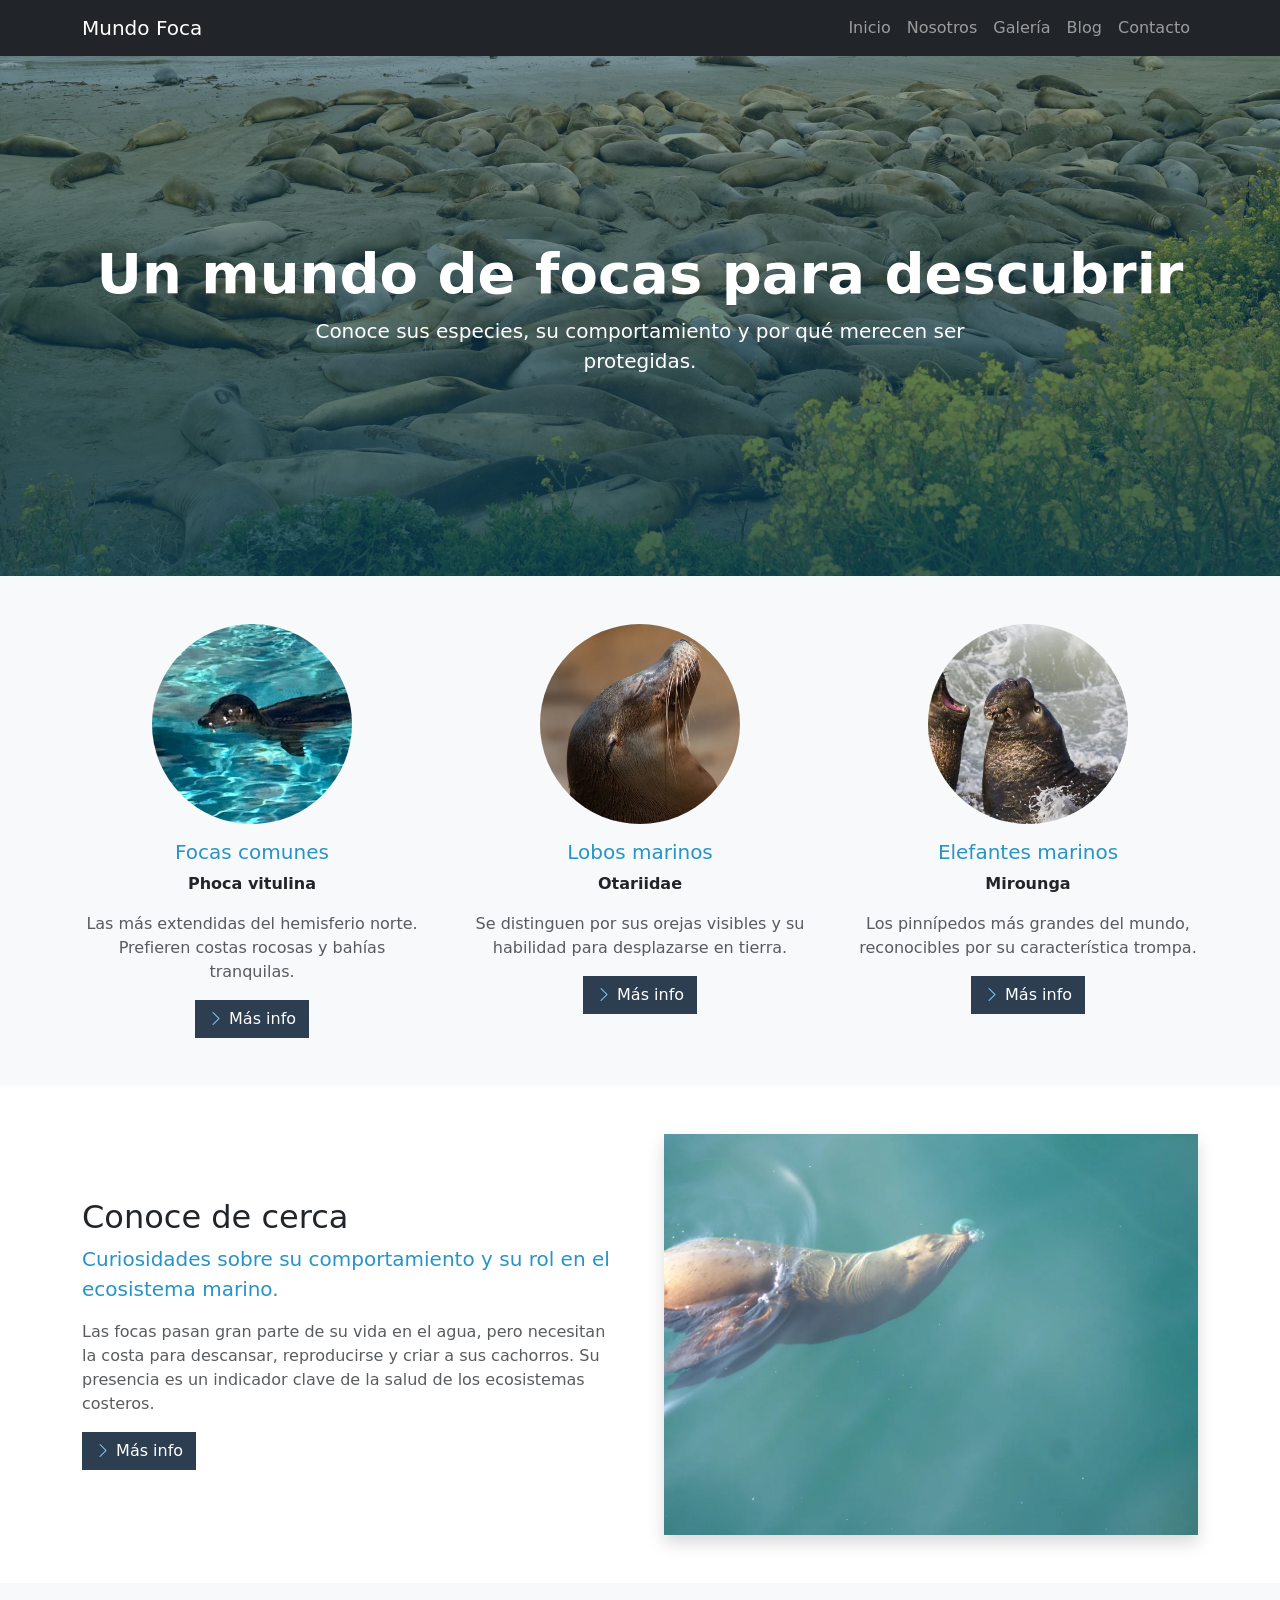
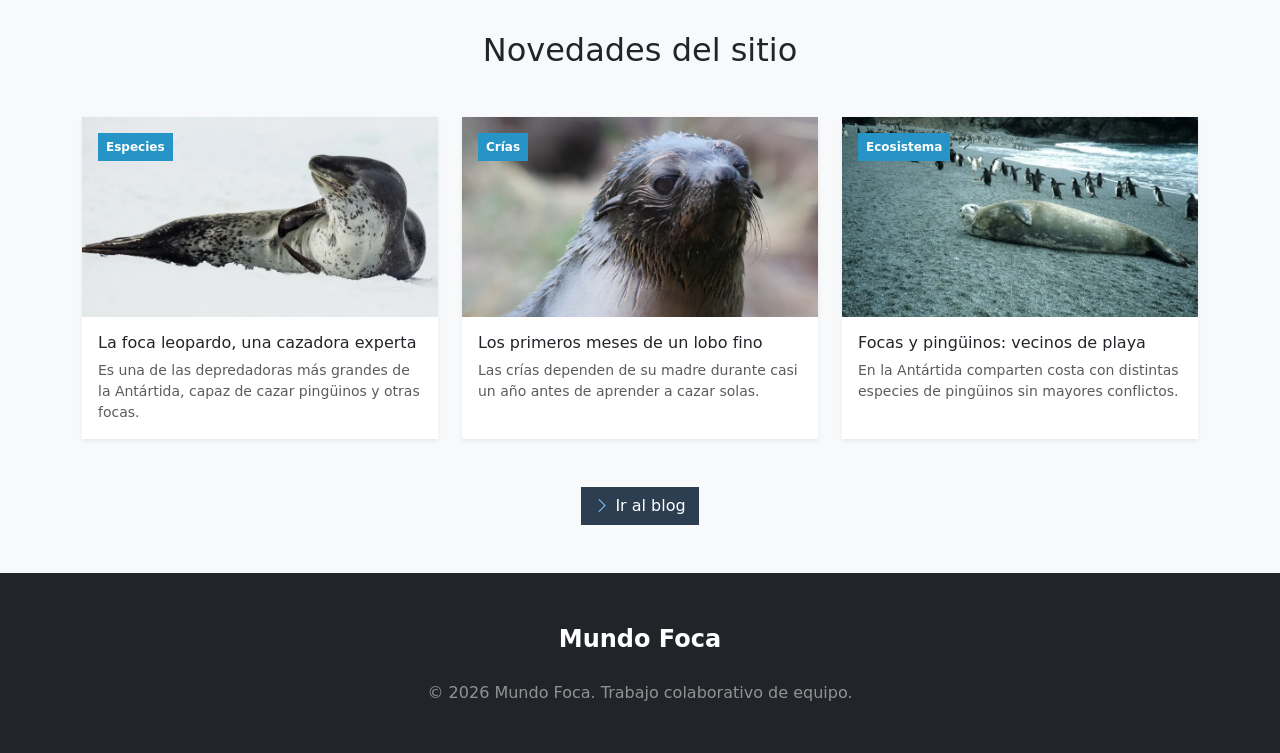
<file: index.html>
<!DOCTYPE html>
<html lang="es-MX">
<head>
    <meta charset="UTF-8" />
    <meta name="viewport" content="width=device-width, initial-scale=1" />
    <meta name="description" content="Página principal de Mundo Foca: descubre el mundo de las focas y accede a las secciones de Nosotros, Galería, Blog y Contacto." />
    <title>Inicio | Mundo Foca</title>
    <link rel="stylesheet" href="https://cdn.jsdelivr.net/npm/bootstrap@5.3.8/dist/css/bootstrap.min.css" />
    <link rel="stylesheet" href="https://cdn.jsdelivr.net/npm/bootstrap-icons@1.13.1/font/bootstrap-icons.min.css" />
    <link rel="stylesheet" href="css/main.css" />
    <link rel="stylesheet" href="css/home.css" />
</head>
<body class="d-flex flex-column min-vh-100">
    <gdps-header></gdps-header>

    <main class="flex-grow-1">
        <section id="home-hero" class="home-hero position-relative d-flex align-items-center text-center text-white overflow-hidden">
            <img src="img/banner-hero.webp"
                 alt=""
                 width="1920"
                 height="960"
                 class="position-absolute top-0 start-0 w-100 h-100 object-fit-cover imagen-fondo"
                 loading="eager" />
            <div class="position-absolute top-0 start-0 w-100 h-100 sombra-oscura imagen-fondo"></div>
            <div class="container position-relative py-5">
                <h1 class="display-4 fw-bold">Un mundo de focas para descubrir</h1>
                <p class="lead col-lg-8 mx-auto">
                    Conoce sus especies, su comportamiento y por qué merecen ser protegidas.
                </p>
            </div>
        </section>

        <section id="home-categorias" class="py-5 bg-light">
            <div class="container">
                <div class="row g-5 text-center">
                    <div class="col-md-4">
                        <img src="img/categoria-foca-comun.webp"
                             alt="Foca común nadando en aguas cristalinas"
                             width="200"
                             height="200"
                             class="rounded-circle mb-3"
                             loading="lazy" />
                        <h3 class="h5 text-brand-primary">Focas comunes</h3>
                        <p class="fw-semibold">Phoca vitulina</p>
                        <p class="text-muted">
                            Las más extendidas del hemisferio norte. Prefieren costas rocosas y bahías tranquilas.
                        </p>
                        <a href="../galeria/galeria.html" class="btn btn-mas-info rounded-0" title="Ver más fotos de focas comunes en la galería">
                            <i class="bi bi-chevron-right text-chevron" aria-hidden="true"></i> Más info
                        </a>
                    </div>
                    <div class="col-md-4">
                        <img src="img/categoria-lobo-marino.webp"
                             alt="Lobo marino mirando hacia arriba"
                             width="200"
                             height="200"
                             class="rounded-circle mb-3"
                             loading="lazy" />
                        <h3 class="h5 text-brand-primary">Lobos marinos</h3>
                        <p class="fw-semibold">Otariidae</p>
                        <p class="text-muted">
                            Se distinguen por sus orejas visibles y su habilidad para desplazarse en tierra.
                        </p>
                        <a href="../galeria/galeria.html" class="btn btn-mas-info rounded-0" title="Ver más fotos de lobos marinos en la galería">
                            <i class="bi bi-chevron-right text-chevron" aria-hidden="true"></i> Más info
                        </a>
                    </div>
                    <div class="col-md-4">
                        <img src="img/categoria-elefante-marino.webp"
                             alt="Dos elefantes marinos frente a frente en la orilla"
                             width="200"
                             height="200"
                             class="rounded-circle mb-3"
                             loading="lazy" />
                        <h3 class="h5 text-brand-primary">Elefantes marinos</h3>
                        <p class="fw-semibold">Mirounga</p>
                        <p class="text-muted">
                            Los pinnípedos más grandes del mundo, reconocibles por su característica trompa.
                        </p>
                        <a href="../galeria/galeria.html" class="btn btn-mas-info rounded-0" title="Ver más fotos de elefantes marinos en la galería">
                            <i class="bi bi-chevron-right text-chevron" aria-hidden="true"></i> Más info
                        </a>
                    </div>
                </div>
            </div>
        </section>

        <section id="home-conocer" class="py-5 bg-white">
            <div class="container">
                <div class="row align-items-center g-5">
                    <div class="col-lg-6">
                        <h2>Conoce de cerca</h2>
                        <p class="text-brand-primary fs-5">
                            Curiosidades sobre su comportamiento y su rol en el ecosistema marino.
                        </p>
                        <p class="text-muted">
                            Las focas pasan gran parte de su vida en el agua, pero necesitan la costa para
                            descansar, reproducirse y criar a sus cachorros. Su presencia es un indicador
                            clave de la salud de los ecosistemas costeros.
                        </p>
                        <a href="../contacto/contacto.html" class="btn btn-mas-info rounded-0" title="Consúltanos sobre este proyecto">
                            <i class="bi bi-chevron-right text-chevron" aria-hidden="true"></i> Más info
                        </a>
                    </div>
                    <div class="col-lg-6">
                        <img src="img/conocer-de-cerca.webp"
                             alt="Foca nadando bajo el agua soltando una burbuja de aire"
                             width="1200"
                             height="900"
                             class="img-fluid rounded-0 shadow"
                             loading="lazy" />
                    </div>
                </div>
            </div>
        </section>

        <section id="home-novedades" class="py-5 bg-light">
            <div class="container">
                <h2 class="text-center mb-5">Novedades del sitio</h2>
                <div class="row g-4">
                    <div class="col-md-4">
                        <div class="card h-100 border-0 shadow-sm hover-lift overflow-hidden">
                            <div class="position-relative">
                                <div class="ratio ratio-16x9">
                                    <img src="img/blog-leopardo.webp"
                                         alt="Foca leopardo recostada sobre la nieve"
                                         width="800"
                                         height="600"
                                         class="object-fit-cover"
                                         loading="lazy" />
                                </div>
                                <span class="badge bg-brand-primary position-absolute top-0 start-0 m-3 p-2">Especies</span>
                            </div>
                            <div class="card-body">
                                <h3 class="h6 card-title">La foca leopardo, una cazadora experta</h3>
                                <p class="card-text text-muted small mb-0">
                                    Es una de las depredadoras más grandes de la Antártida, capaz de cazar pingüinos y otras focas.
                                </p>
                            </div>
                        </div>
                    </div>
                    <div class="col-md-4">
                        <div class="card h-100 border-0 shadow-sm hover-lift overflow-hidden">
                            <div class="position-relative">
                                <div class="ratio ratio-16x9">
                                    <img src="img/blog-lobo-fino.webp"
                                         alt="Cría de lobo fino mirando de cerca a la cámara"
                                         width="800"
                                         height="600"
                                         class="object-fit-cover"
                                         loading="lazy" />
                                </div>
                                <span class="badge bg-brand-primary position-absolute top-0 start-0 m-3 p-2">Crías</span>
                            </div>
                            <div class="card-body">
                                <h3 class="h6 card-title">Los primeros meses de un lobo fino</h3>
                                <p class="card-text text-muted small mb-0">
                                    Las crías dependen de su madre durante casi un año antes de aprender a cazar solas.
                                </p>
                            </div>
                        </div>
                    </div>
                    <div class="col-md-4">
                        <div class="card h-100 border-0 shadow-sm hover-lift overflow-hidden">
                            <div class="position-relative">
                                <div class="ratio ratio-16x9">
                                    <img src="img/blog-weddell.webp"
                                         alt="Foca de Weddell descansando en una playa junto a pingüinos"
                                         width="800"
                                         height="600"
                                         class="object-fit-cover"
                                         loading="lazy" />
                                </div>
                                <span class="badge bg-brand-primary position-absolute top-0 start-0 m-3 p-2">Ecosistema</span>
                            </div>
                            <div class="card-body">
                                <h3 class="h6 card-title">Focas y pingüinos: vecinos de playa</h3>
                                <p class="card-text text-muted small mb-0">
                                    En la Antártida comparten costa con distintas especies de pingüinos sin mayores conflictos.
                                </p>
                            </div>
                        </div>
                    </div>
                </div>
                <div class="text-center mt-5">
                    <a href="../blog/blog.html" class="btn btn-mas-info rounded-0" title="Ver todas las novedades del blog">
                        <i class="bi bi-chevron-right text-chevron" aria-hidden="true"></i> Ir al blog
                    </a>
                </div>
            </div>
        </section>
    </main>

    <gdps-footer></gdps-footer>

    <script src="https://cdn.jsdelivr.net/npm/bootstrap@5.3.8/dist/js/bootstrap.bundle.min.js"></script>
    <script src="js/componentes.js"></script>
    <script src="js/main.js"></script>
</body>
</html>
</file>
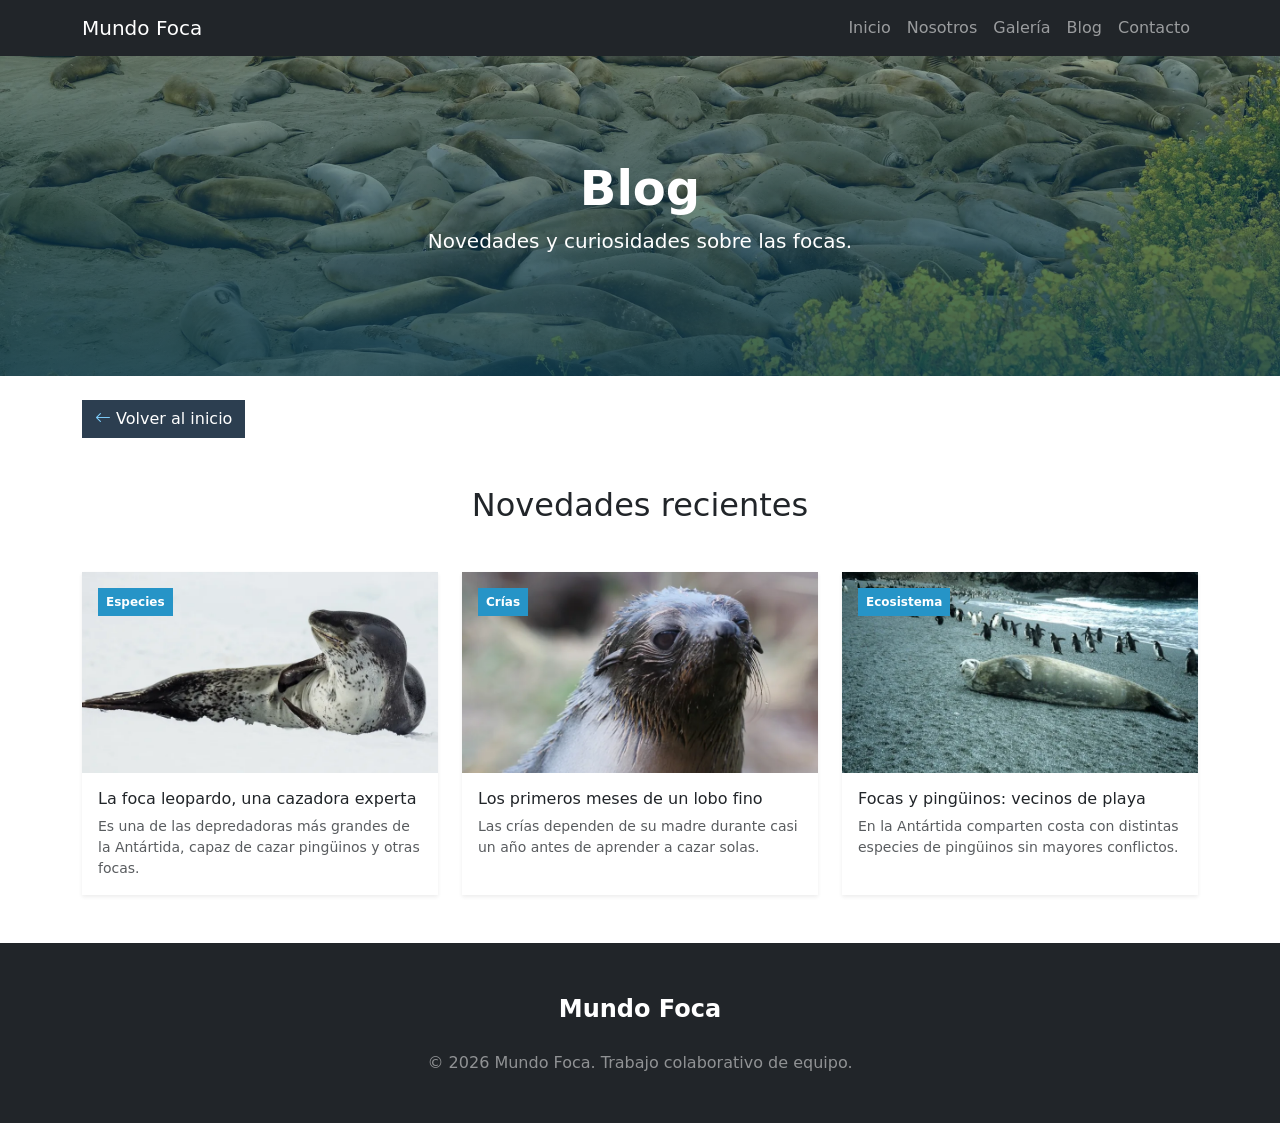
<file: blog.html>
<!DOCTYPE html>
<html lang="es-MX">
<head>
    <meta charset="UTF-8" />
    <meta name="viewport" content="width=device-width, initial-scale=1" />
    <meta name="description" content="Novedades y artículos sobre el comportamiento, las especies y las curiosidades de las focas." />
    <title>Blog | Mundo Foca</title>
    <link rel="stylesheet" href="https://cdn.jsdelivr.net/npm/bootstrap@5.3.8/dist/css/bootstrap.min.css" />
    <link rel="stylesheet" href="https://cdn.jsdelivr.net/npm/bootstrap-icons@1.13.1/font/bootstrap-icons.min.css" />
    <link rel="stylesheet" href="css/main.css" />
</head>
<body class="d-flex flex-column min-vh-100">
    <gdps-header></gdps-header>

    <main class="flex-grow-1">
        <section id="blog-encabezado" class="page-hero position-relative d-flex align-items-center text-center text-white overflow-hidden">
            <img src="img/banner-hero.webp"
                 alt=""
                 width="1920"
                 height="960"
                 class="position-absolute top-0 start-0 w-100 h-100 object-fit-cover imagen-fondo"
                 loading="lazy" />
            <div class="position-absolute top-0 start-0 w-100 h-100 sombra-oscura imagen-fondo"></div>
            <div class="container position-relative py-4">
                <h1 class="display-5 fw-bold">Blog</h1>
                <p class="lead">Novedades y curiosidades sobre las focas.</p>
            </div>
        </section>

        <section id="blog-volver" class="container pt-4">
            <a href="../inicio/index.html" class="btn btn-mas-info rounded-0" title="Volver a la página principal">
                <i class="bi bi-arrow-left text-chevron" aria-hidden="true"></i> Volver al inicio
            </a>
        </section>

        <section id="blog-recientes" class="py-5 bg-white">
            <div class="container">
                <h2 class="text-center mb-5">Novedades recientes</h2>
                <div class="row g-4">
                    <div class="col-md-4">
                        <div class="card h-100 border-0 shadow-sm hover-lift overflow-hidden">
                            <div class="position-relative">
                                <div class="ratio ratio-16x9">
                                    <img src="img/blog-leopardo.webp"
                                         alt="Foca leopardo recostada sobre la nieve"
                                         width="800"
                                         height="600"
                                         class="object-fit-cover"
                                         loading="lazy" />
                                </div>
                                <span class="badge bg-brand-primary position-absolute top-0 start-0 m-3 p-2">Especies</span>
                            </div>
                            <div class="card-body">
                                <h3 class="h6 card-title">La foca leopardo, una cazadora experta</h3>
                                <p class="card-text text-muted small mb-0">
                                    Es una de las depredadoras más grandes de la Antártida, capaz de cazar pingüinos y otras focas.
                                </p>
                            </div>
                        </div>
                    </div>
                    <div class="col-md-4">
                        <div class="card h-100 border-0 shadow-sm hover-lift overflow-hidden">
                            <div class="position-relative">
                                <div class="ratio ratio-16x9">
                                    <img src="img/blog-lobo-fino.webp"
                                         alt="Cría de lobo fino mirando de cerca a la cámara"
                                         width="800"
                                         height="600"
                                         class="object-fit-cover"
                                         loading="lazy" />
                                </div>
                                <span class="badge bg-brand-primary position-absolute top-0 start-0 m-3 p-2">Crías</span>
                            </div>
                            <div class="card-body">
                                <h3 class="h6 card-title">Los primeros meses de un lobo fino</h3>
                                <p class="card-text text-muted small mb-0">
                                    Las crías dependen de su madre durante casi un año antes de aprender a cazar solas.
                                </p>
                            </div>
                        </div>
                    </div>
                    <div class="col-md-4">
                        <div class="card h-100 border-0 shadow-sm hover-lift overflow-hidden">
                            <div class="position-relative">
                                <div class="ratio ratio-16x9">
                                    <img src="img/blog-weddell.webp"
                                         alt="Foca de Weddell descansando en una playa junto a pingüinos"
                                         width="800"
                                         height="600"
                                         class="object-fit-cover"
                                         loading="lazy" />
                                </div>
                                <span class="badge bg-brand-primary position-absolute top-0 start-0 m-3 p-2">Ecosistema</span>
                            </div>
                            <div class="card-body">
                                <h3 class="h6 card-title">Focas y pingüinos: vecinos de playa</h3>
                                <p class="card-text text-muted small mb-0">
                                    En la Antártida comparten costa con distintas especies de pingüinos sin mayores conflictos.
                                </p>
                            </div>
                        </div>
                    </div>
                </div>
            </div>
        </section>
    </main>

    <gdps-footer></gdps-footer>

    <script src="https://cdn.jsdelivr.net/npm/bootstrap@5.3.8/dist/js/bootstrap.bundle.min.js"></script>
    <script src="js/componentes.js"></script>
    <script src="js/main.js"></script>
</body>
</html>
</file>
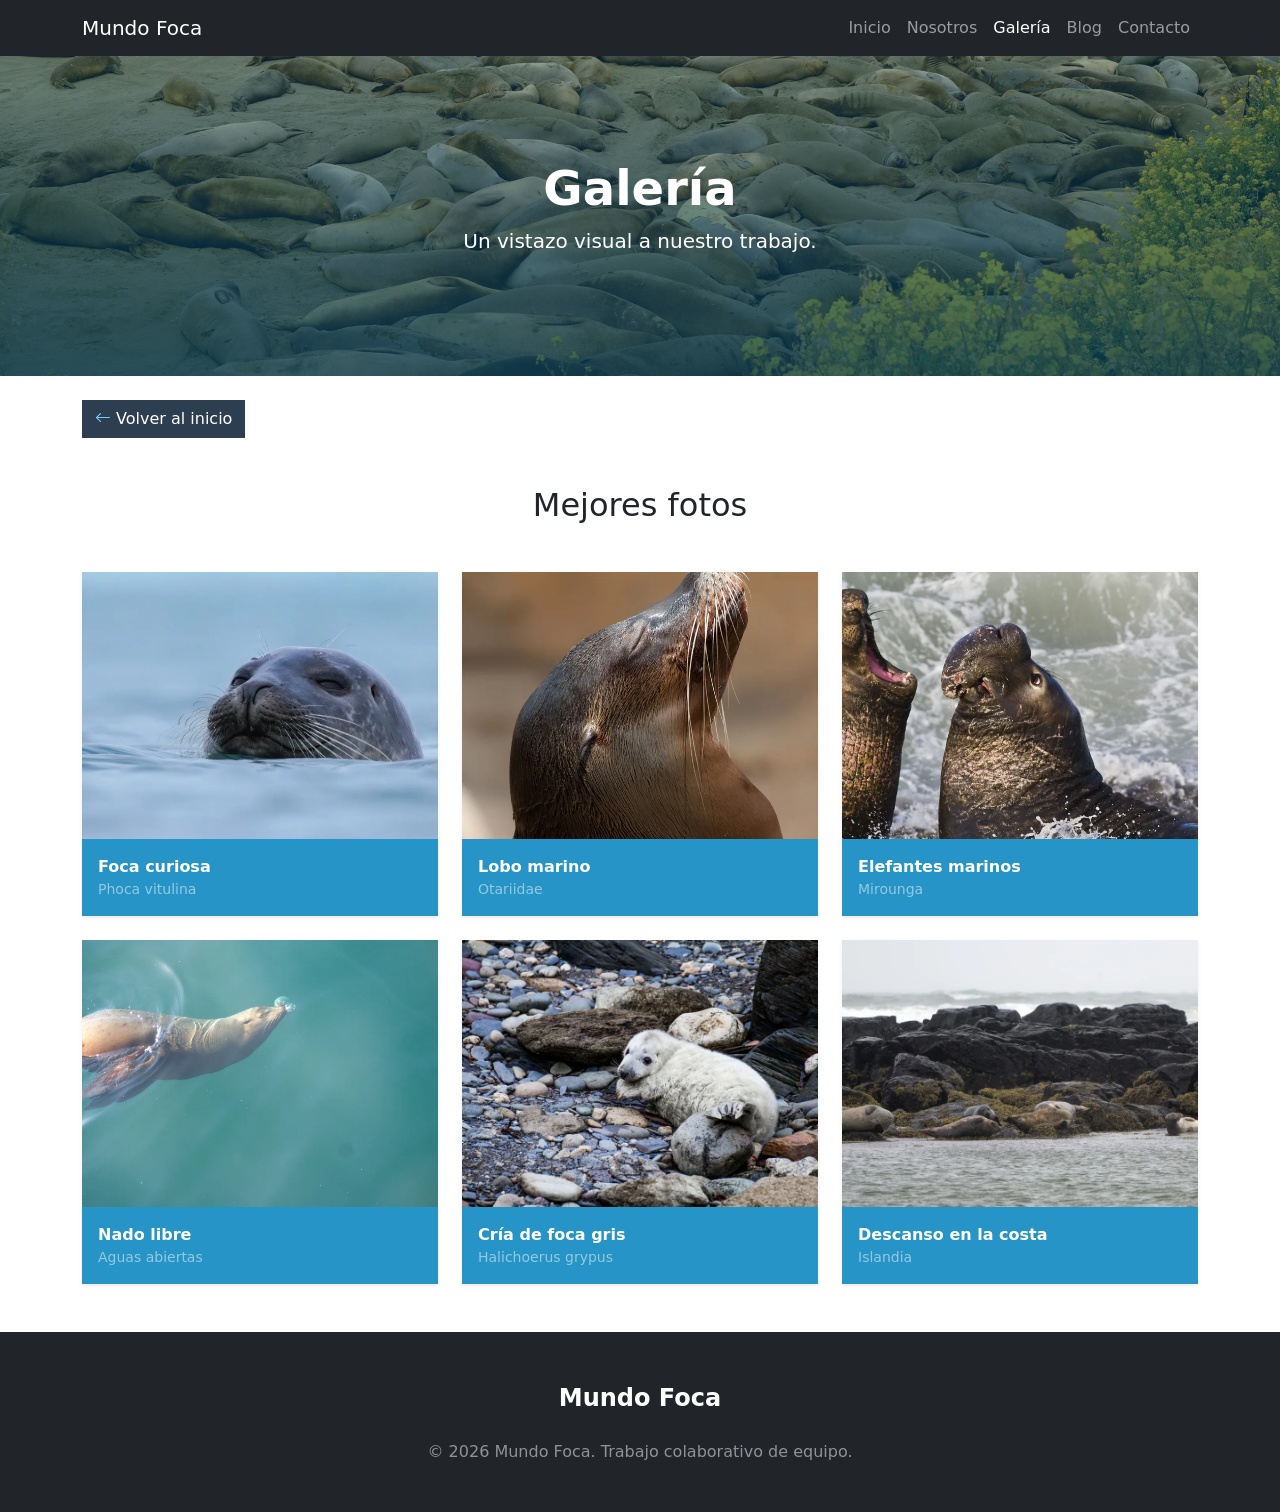
<file: galeria.html>
<!DOCTYPE html>
<html lang="es-MX">
<head>
    <meta charset="UTF-8" />
    <meta name="viewport" content="width=device-width, initial-scale=1" />
    <meta name="description" content="Galería de fotos de focas, lobos marinos y elefantes marinos de Mundo Foca." />
    <title>Galería | Mundo Foca</title>
    <link rel="stylesheet" href="https://cdn.jsdelivr.net/npm/bootstrap@5.3.8/dist/css/bootstrap.min.css" />
    <link rel="stylesheet" href="https://cdn.jsdelivr.net/npm/bootstrap-icons@1.13.1/font/bootstrap-icons.min.css" />
    <link rel="stylesheet" href="css/main.css" />
</head>
<body class="d-flex flex-column min-vh-100">
    <gdps-header></gdps-header>

    <main class="flex-grow-1">
        <section id="galeria-encabezado" class="page-hero position-relative d-flex align-items-center text-center text-white overflow-hidden">
            <img src="img/banner-hero.webp"
                 alt=""
                 width="1920"
                 height="960"
                 class="position-absolute top-0 start-0 w-100 h-100 object-fit-cover imagen-fondo"
                 loading="lazy" />
            <div class="position-absolute top-0 start-0 w-100 h-100 sombra-oscura imagen-fondo"></div>
            <div class="container position-relative py-4">
                <h1 class="display-5 fw-bold">Galería</h1>
                <p class="lead">Un vistazo visual a nuestro trabajo.</p>
            </div>
        </section>

        <section id="galeria-volver" class="container pt-4">
            <a href="../inicio/index.html" class="btn btn-mas-info rounded-0" title="Volver a la página principal">
                <i class="bi bi-arrow-left text-chevron" aria-hidden="true"></i> Volver al inicio
            </a>
        </section>

        <section id="galeria-fotos" class="py-5 bg-white">
            <div class="container">
                <h2 class="text-center mb-5">Mejores fotos</h2>
                <div class="row g-4">
                    <div class="col-md-6 col-lg-4">
                        <div class="card border-0 shadow-sm hover-lift overflow-hidden h-100">
                            <div class="ratio ratio-4x3">
                                <img src="img/welcome-foca.webp"
                                     alt="Foca asomando la cabeza en aguas tranquilas"
                                     width="900"
                                     height="900"
                                     class="object-fit-cover"
                                     loading="lazy" />
                            </div>
                            <div class="bg-brand-primary text-white p-3">
                                <p class="mb-0 fw-semibold">Foca curiosa</p>
                                <p class="mb-0 small text-white-50">Phoca vitulina</p>
                            </div>
                        </div>
                    </div>
                    <div class="col-md-6 col-lg-4">
                        <div class="card border-0 shadow-sm hover-lift overflow-hidden h-100">
                            <div class="ratio ratio-4x3">
                                <img src="img/categoria-lobo-marino.webp"
                                     alt="Lobo marino mirando hacia arriba"
                                     width="700"
                                     height="700"
                                     class="object-fit-cover"
                                     loading="lazy" />
                            </div>
                            <div class="bg-brand-primary text-white p-3">
                                <p class="mb-0 fw-semibold">Lobo marino</p>
                                <p class="mb-0 small text-white-50">Otariidae</p>
                            </div>
                        </div>
                    </div>
                    <div class="col-md-6 col-lg-4">
                        <div class="card border-0 shadow-sm hover-lift overflow-hidden h-100">
                            <div class="ratio ratio-4x3">
                                <img src="img/categoria-elefante-marino.webp"
                                     alt="Dos elefantes marinos frente a frente en la orilla"
                                     width="700"
                                     height="700"
                                     class="object-fit-cover"
                                     loading="lazy" />
                            </div>
                            <div class="bg-brand-primary text-white p-3">
                                <p class="mb-0 fw-semibold">Elefantes marinos</p>
                                <p class="mb-0 small text-white-50">Mirounga</p>
                            </div>
                        </div>
                    </div>
                    <div class="col-md-6 col-lg-4">
                        <div class="card border-0 shadow-sm hover-lift overflow-hidden h-100">
                            <div class="ratio ratio-4x3">
                                <img src="img/conocer-de-cerca.webp"
                                     alt="Foca nadando bajo el agua soltando una burbuja de aire"
                                     width="1200"
                                     height="900"
                                     class="object-fit-cover"
                                     loading="lazy" />
                            </div>
                            <div class="bg-brand-primary text-white p-3">
                                <p class="mb-0 fw-semibold">Nado libre</p>
                                <p class="mb-0 small text-white-50">Aguas abiertas</p>
                            </div>
                        </div>
                    </div>
                    <div class="col-md-6 col-lg-4">
                        <div class="card border-0 shadow-sm hover-lift overflow-hidden h-100">
                            <div class="ratio ratio-4x3">
                                <img src="img/novedad-galeria.webp"
                                     alt="Cría de foca gris sobre piedras en la orilla"
                                     width="800"
                                     height="600"
                                     class="object-fit-cover"
                                     loading="lazy" />
                            </div>
                            <div class="bg-brand-primary text-white p-3">
                                <p class="mb-0 fw-semibold">Cría de foca gris</p>
                                <p class="mb-0 small text-white-50">Halichoerus grypus</p>
                            </div>
                        </div>
                    </div>
                    <div class="col-md-6 col-lg-4">
                        <div class="card border-0 shadow-sm hover-lift overflow-hidden h-100">
                            <div class="ratio ratio-4x3">
                                <img src="img/novedad-nosotros.webp"
                                     alt="Focas descansando sobre rocas junto al mar"
                                     width="800"
                                     height="600"
                                     class="object-fit-cover"
                                     loading="lazy" />
                            </div>
                            <div class="bg-brand-primary text-white p-3">
                                <p class="mb-0 fw-semibold">Descanso en la costa</p>
                                <p class="mb-0 small text-white-50">Islandia</p>
                            </div>
                        </div>
                    </div>
                </div>
            </div>
        </section>
    </main>

    <gdps-footer></gdps-footer>

    <script src="https://cdn.jsdelivr.net/npm/bootstrap@5.3.8/dist/js/bootstrap.bundle.min.js"></script>
    <script src="js/componentes.js"></script>
    <script src="js/main.js"></script>
</body>
</html>
</file>
<file: css/main.css>
:root {
    --brand-primary: #2694c7;
    --brand-secondary: #0b3d55;
    --brand-gradient: linear-gradient(135deg, var(--brand-secondary), var(--brand-primary));
    --bs-border-radius: 0;
    --bs-border-radius-sm: 0;
    --bs-border-radius-lg: 0;
    --bs-border-radius-xl: 0;
    --bs-border-radius-xxl: 0;
    --bs-border-radius-2xl: 0;
}

.bg-brand-gradient {
    background: var(--brand-gradient);
}

.text-brand-primary {
    color: var(--brand-primary);
}

.bg-brand-primary {
    background-color: var(--brand-primary) !important;
}

.text-chevron {
    color: #7ecefd;
}

.btn-mas-info {
    --bs-btn-color: #fff;
    --bs-btn-bg: #2c3e50;
    --bs-btn-border-color: #2c3e50;
    --bs-btn-hover-color: #fff;
    --bs-btn-hover-bg: #22303e;
    --bs-btn-hover-border-color: #22303e;
    --bs-btn-active-color: #fff;
    --bs-btn-active-bg: #1a252f;
    --bs-btn-active-border-color: #1a252f;
}

.hover-lift {
    transition: transform 0.2s ease;
}

.hover-lift:hover {
    transform: translateY(-4px);
}

.imagen-fondo {
    z-index: -1;
}

.sombra-oscura {
    background: linear-gradient(180deg, rgba(11, 61, 85, 0.45), rgba(11, 61, 85, 0.8));
}

.numero-circulo {
    width: 3rem;
    height: 3rem;
    flex-shrink: 0;
}

.page-hero {
    min-height: 320px;
}

gdps-header,
gdps-footer {
    display: contents;
}
</file>
<file: css/home.css>
.home-hero {
    min-height: 520px;
}
</file>
